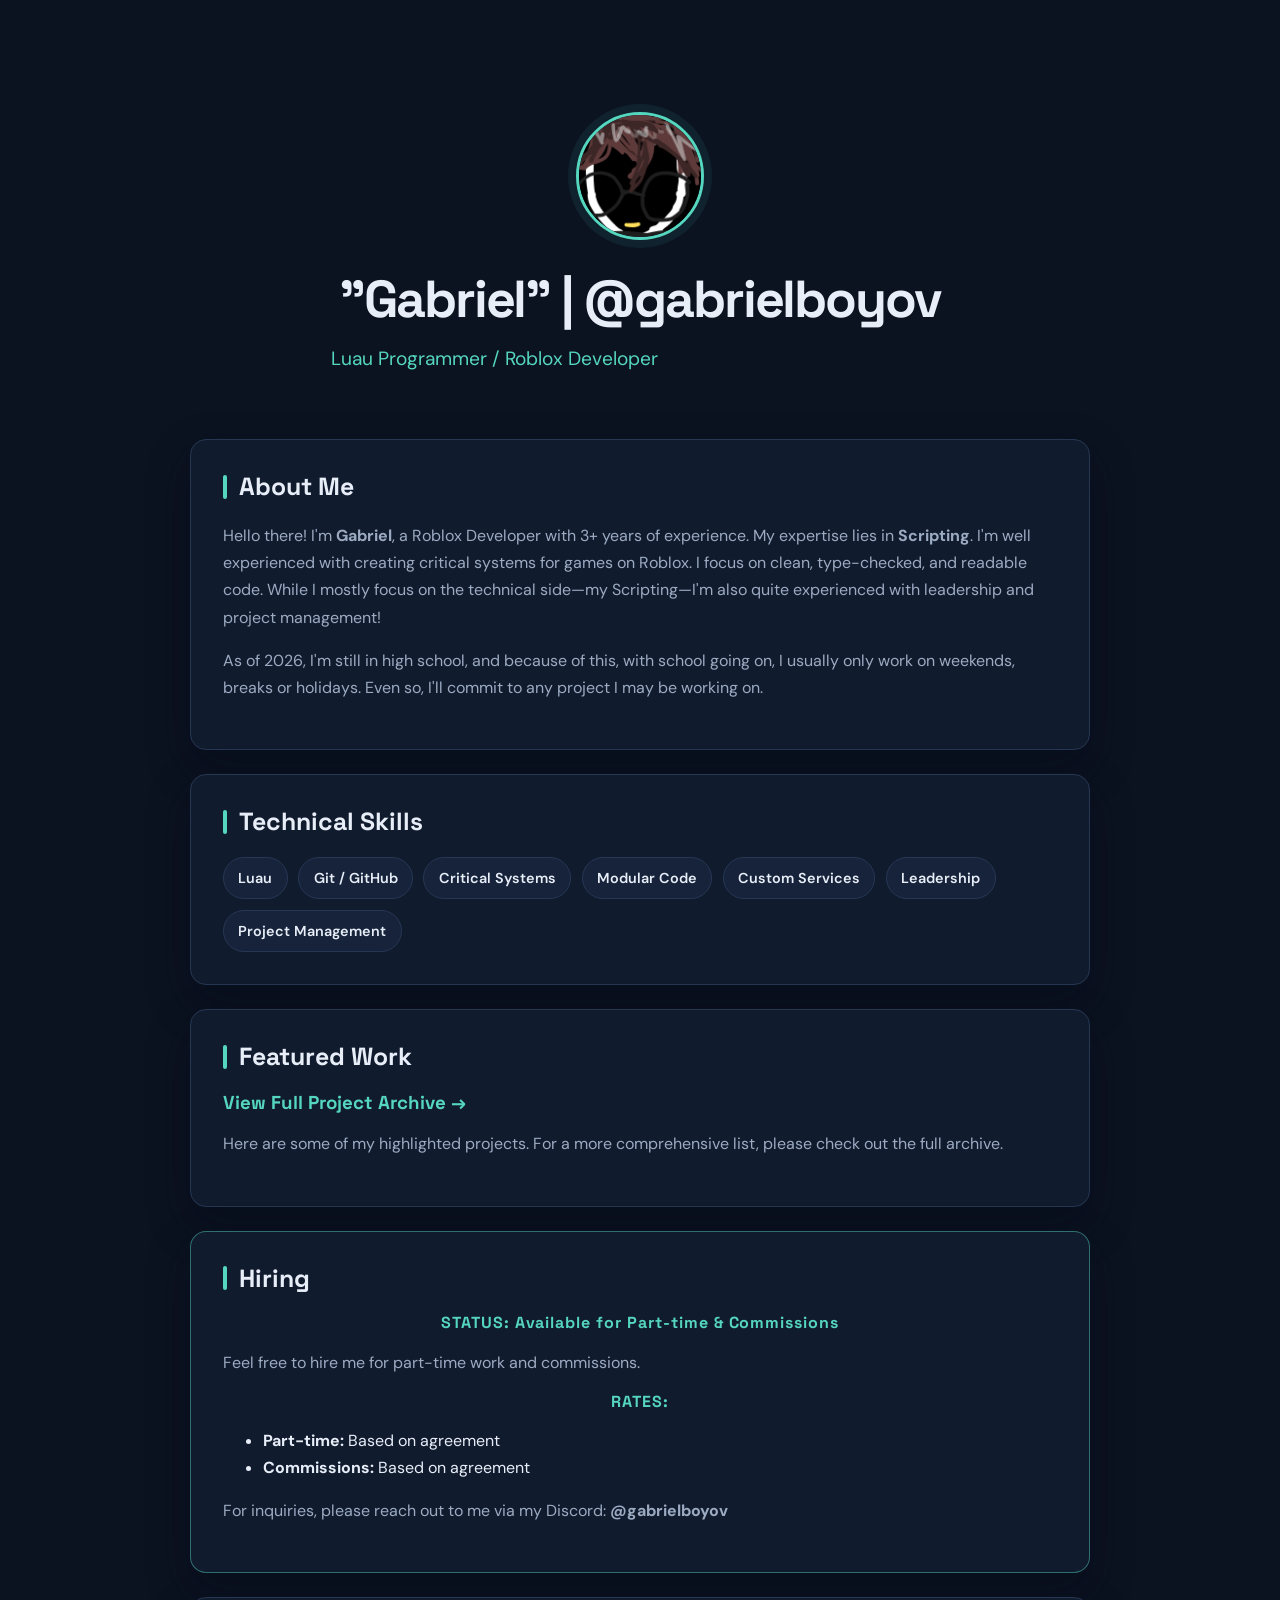
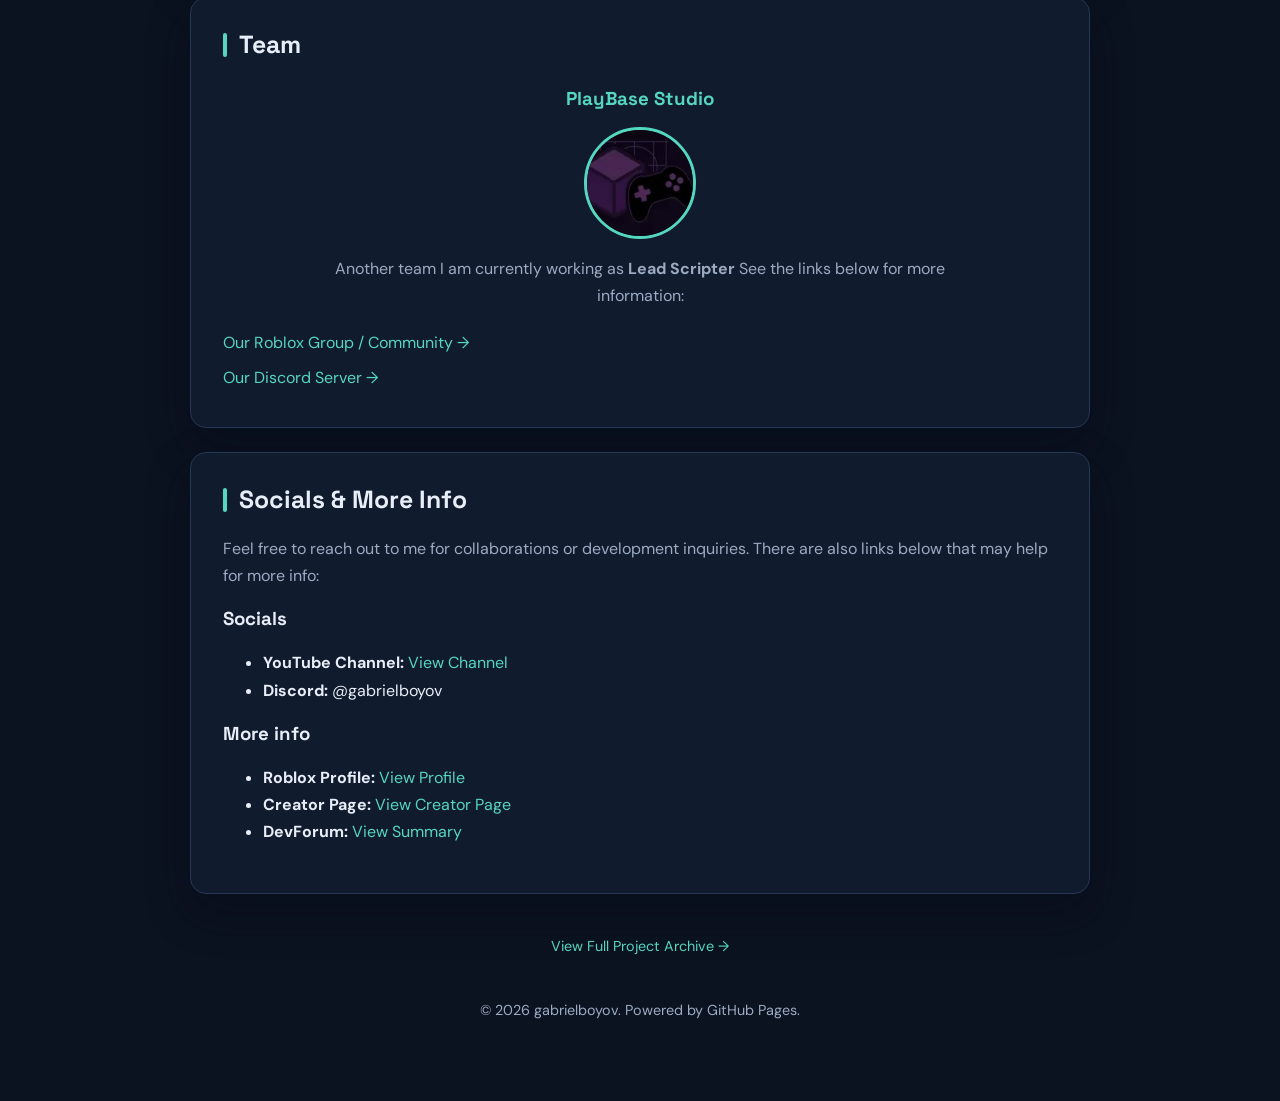
<file: index.html>
<!DOCTYPE html>
<html lang="en">
<head>
    <meta charset="UTF-8">
    <meta name="viewport" content="width=device-width, initial-scale=1.0">
    <title>gabrielboyov's Developer Portfolio</title>
    <link rel="stylesheet" href="styles/base.css">
    <link rel="stylesheet" href="styles/main.css">
</head>
<body>

    <div class="container">
        <!-- Header Section -->
        <header>
            <img src="images/index/profilelogo.png" alt="Gabriel's profile logo" class="profile-logo">
            <h1>"Gabriel" | @gabrielboyov</h1>
            <p class="subtitle">Luau Programmer / Roblox Developer</p>
        </header>

        <!-- About Me Section -->
        <section id="about">
            <h2>About Me</h2>
            <p>
                Hello there! I'm <strong>Gabriel</strong>, a Roblox Developer with 3+ years
                of experience. My expertise lies in <strong>Scripting</strong>.
                I'm well experienced with creating critical systems for games on Roblox.
                I focus on clean, type-checked, and readable code. While I mostly focus on the
                technical side—my Scripting—I'm also quite experienced with leadership and
                project management!
            </p>
            <p>
                As of 2026, I'm still in high school, and because of this, with school going on,
                I usually only work on weekends, breaks or holidays. Even so, I'll commit to any 
                project I may be working on.
            </p>
        </section>

        <!-- Skills Section -->
        <section id="skills">
            <h2>Technical Skills</h2>
            <ul class="skills-list">
                <li>Luau</li>
                <li>Git / GitHub</li>
                <li>Critical Systems</li>
                <li>Modular Code</li>
                <li>Custom Services</li>
                <li>Leadership</li>
                <li>Project Management</li>
            </ul>
        </section>

        <!-- Projects Section -->
        <section id="projects">
            <h2>Featured Work</h2>

            <h3><a href="projects.html">View Full Project Archive →</a></h3>
            <p>Here are some of my highlighted projects. For a more comprehensive list, please check out the full archive.</p>
        </section>

        <!-- Hiring Section-->
        <section id="hiring" class="hiring">
            <h2>Hiring</h2>
            <h3 class="hire-status">STATUS: Available for Part-time &amp; Commissions</h3>
            <p>
               Feel free to hire me for part-time work and commissions.
            </p>
            <h3 class="hire-status">RATES:</h3>
            <ul>
                <li><strong>Part-time:</strong> Based on agreement</li>
                <li><strong>Commissions:</strong> Based on agreement</li>
            </ul>
             <p>
                For inquiries, please reach out to me via my Discord: <strong>@gabrielboyov</strong>
            </p>
        </section>

        <!-- Team Section-->
        <section id="team">
            <h2>Team</h2>
            <!-- <h3 class="team-title">Corroded Studios</h3>
            <img src="images/index/teamlogo.jpg" alt="Logo of Corroded Studios" class="team-logo">
            <p>
                I am currently working with a dedicated team of developers as their 
                <strong>Lead Developer</strong> and <strong>Project Manager</strong>.
                Our focus is on creating high-quality games for the Roblox platform.
                See the links below for more information:
            </p>
            <a href="https://www.roblox.com/communities/275804236/Corroded-Studios" target="_blank" rel="noopener noreferrer">Our Roblox Group / Community →</a><br>
            <a href="https://discord.gg/fhT7tpjUdn" target="_blank" rel="noopener noreferrer">Our Discord Server →</a> -->

            <h3 class="team-title">PlayBase Studio</h3>
            <img src="images/index/teamlogo1.jpeg" alt="Logo of PlayBase Studio" class="team-logo">
            <p>
                Another team I am currently working as
                <strong>Lead Scripter</strong>  See the links below for more information:
            </p>
            <a href="https://www.roblox.com/communities/35924038/PlayBase-Development#!/about" target="_blank" rel="noopener noreferrer">Our Roblox Group / Community →</a><br>
            <a href="https://discord.gg/pjjsSjXkNP" target="_blank" rel="noopener noreferrer">Our Discord Server →</a>
        </section>

        <!-- Contact Section -->
        <section id="contact">
            <h2>Socials & More Info</h2>
            <p>Feel free to reach out to me for collaborations or development inquiries. There are also links below that may help for more info:</p>
           
           <h3>Socials</h3>

            <ul>
                <li><strong>YouTube Channel:</strong> <a href="https://www.youtube.com/@gabrielboyov" target="_blank" rel="noopener noreferrer">View Channel</a></li>
                <li><strong>Discord:</strong> @gabrielboyov</li>
            </ul>

            <h3>More info</h3>

            <ul>
                <li><strong>Roblox Profile:</strong> <a href="https://www.roblox.com/users/1255755596/profile" target="_blank" rel="noopener noreferrer">View Profile</a></li>
                <li><strong>Creator Page:</strong> <a href="https://create.roblox.com/talent/creators/1255755596" target="_blank" rel="noopener noreferrer">View Creator Page</a></li>
                <li><strong>DevForum:</strong> <a href="https://devforum.roblox.com/u/gabrielboyov/summary" target="_blank" rel="noopener noreferrer">View Summary</a></li>
             </ul>
        </section>

        <!-- Footer -->
        <footer>
            <a href="projects.html">View Full Project Archive →</a>
             <br><br>
            <p>&copy; 2026 gabrielboyov. Powered by GitHub Pages.</p>
        </footer>
    </div>

</body>
</html>
</file>
<file: styles/base.css>
@import url('https://fonts.googleapis.com/css2?family=DM+Sans:wght@400;500;600;700&family=Space+Grotesk:wght@500;600;700&display=swap');

:root {
    color-scheme: dark;
    --background: #0b1220;
    --surface: #111b2e;
    --surface-raised: #16233a;
    --border: #263754;
    --text: #e8eef8;
    --muted: #9cabc2;
    --accent: #55d6be;
    --accent-strong: #2cbca4;
    --focus: #9cf2e1;
    --shadow: 0 18px 45px rgba(2, 8, 23, 0.28);
}

* {
    box-sizing: border-box;
}

html {
    scroll-behavior: smooth;
}

body {
    background: var(--background);
    color: var(--text);
    font-family: 'DM Sans', -apple-system, BlinkMacSystemFont, 'Segoe UI', sans-serif;
    line-height: 1.7;
    margin: 0;
}

h1,
h2,
h3,
h4 {
    font-family: 'Space Grotesk', sans-serif;
    line-height: 1.2;
}

h1 {
    color: var(--text);
    font-size: clamp(2rem, 5vw, 3.25rem);
    letter-spacing: -0.04em;
    margin: 0 0 0.75rem;
}

h2 {
    align-items: center;
    display: flex;
    gap: 0.75rem;
    font-size: 1.55rem;
    margin: 0 0 1.25rem;
}

h2::before {
    background: var(--accent);
    border-radius: 2px;
    content: '';
    height: 1.5rem;
    width: 4px;
}

h3 {
    color: var(--text);
}

a {
    color: var(--accent);
    text-decoration: none;
    transition: color 160ms ease, opacity 160ms ease;
}

a:hover {
    color: var(--focus);
}

a:focus-visible,
button:focus-visible {
    outline: 3px solid var(--focus);
    outline-offset: 3px;
}

section {
    background: var(--surface);
    border: 1px solid var(--border);
    border-radius: 16px;
    box-shadow: var(--shadow);
    margin: 1.5rem 0;
    padding: clamp(1.25rem, 3vw, 2rem);
}

footer {
    color: var(--muted);
    font-size: 0.9rem;
    padding: 1rem 0 2rem;
    text-align: center;
}

.container {
    margin: 0 auto;
    max-width: 980px;
    padding: 2rem clamp(1rem, 4vw, 2.5rem);
}

.subtitle {
    color: var(--accent);
    font-size: clamp(1rem, 2vw, 1.2rem);
    margin: 0;
}

.code-window {
    background: #0a1020 !important;
    border: 1px solid var(--border);
    border-radius: 10px;
    font-size: 0.88rem;
    line-height: 1.6;
    max-height: 400px;
    overflow: auto;
    padding: 1rem;
}

hr {
    border: 0;
    border-top: 1px solid var(--border);
    margin: 2rem 0;
}
</file>
<file: styles/main.css>
header {
    padding: clamp(2rem, 7vw, 5rem) 0 2.5rem;
    text-align: center;
}

header p {
    color: var(--muted);
    margin: 0.5rem auto 0;
    max-width: 38rem;
}

.profile-logo {
    border: 3px solid var(--accent);
    border-radius: 50%;
    box-shadow: 0 0 0 8px rgba(85, 214, 190, 0.08);
    height: 128px;
    margin-bottom: 1.25rem;
    object-fit: cover;
    width: 128px;
}

.skills-list {
    display: flex;
    flex-wrap: wrap;
    gap: 0.65rem;
    list-style: none;
    margin: 0;
    padding: 0;
}

.skills-list li {
    background: var(--surface-raised);
    border: 1px solid var(--border);
    border-radius: 999px;
    color: var(--text);
    font-size: 0.9rem;
    font-weight: 600;
    padding: 0.5rem 0.9rem;
}

.hiring {
    border-color: rgba(85, 214, 190, 0.45);
}

.hire-status {
    color: var(--accent);
    font-size: 1rem;
    letter-spacing: 0.06em;
    text-align: center;
}

.team-title {
    color: var(--accent);
    margin: 1.75rem 0 1rem;
    text-align: center;
}

.team-logo {
    border: 3px solid var(--accent);
    border-radius: 50%;
    display: block;
    height: 112px;
    margin: 0 auto 1rem;
    object-fit: cover;
    width: 112px;
}

#team p {
    color: var(--muted);
    margin-left: auto;
    margin-right: auto;
    max-width: 42rem;
    text-align: center;
}

#team > a {
    display: inline-block;
    margin: 0.25rem 0;
}

#projects h3 {
    margin-bottom: 0.35rem;
}

#projects p,
#contact p,
section p {
    color: var(--muted);
}

@media (max-width: 600px) {
    section {
        border-radius: 12px;
    }
}
</file>
